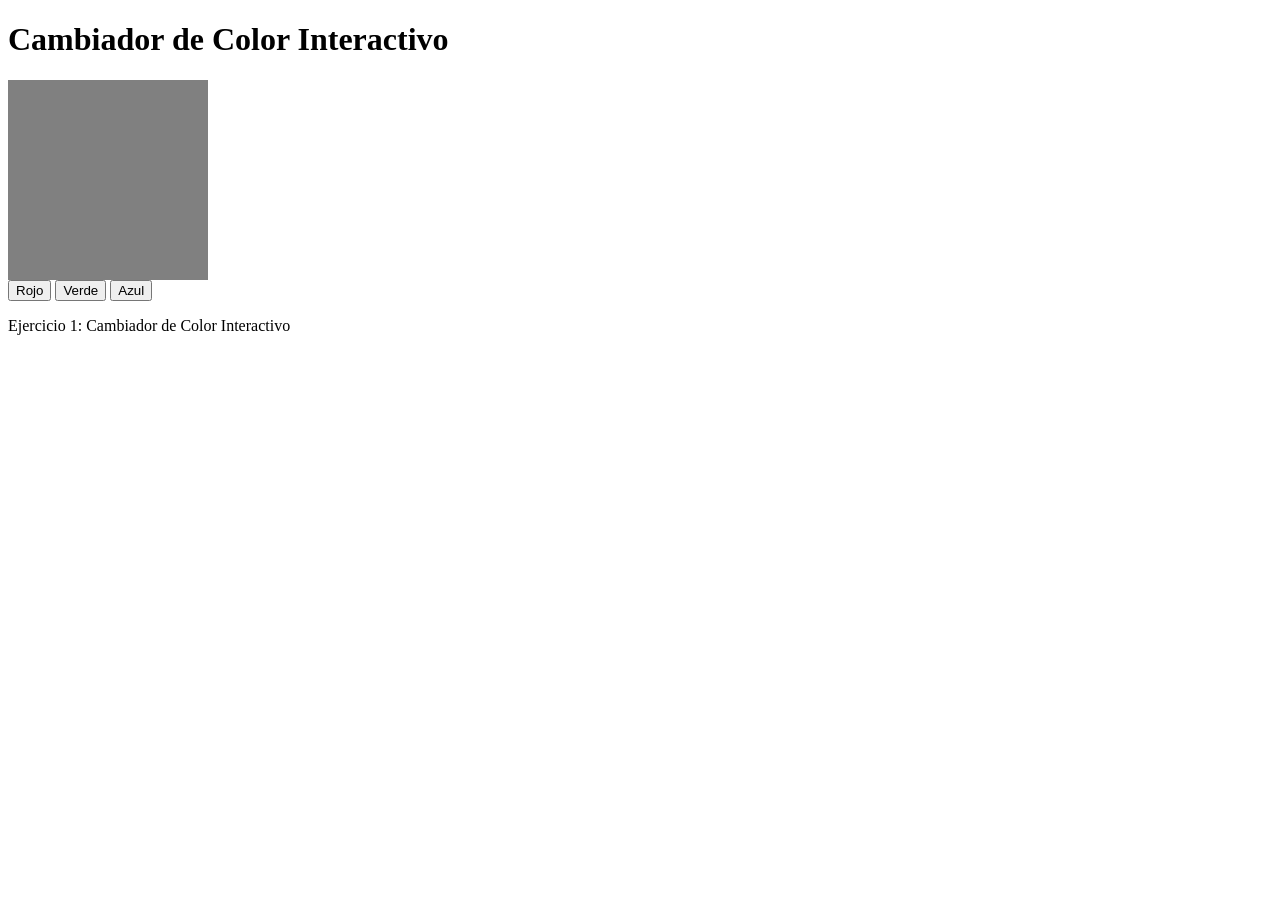
<file: disennno-de-interfaces/Tp1/index.html>
<!--- Ejercicio 1: Cambiador de Color Interactivo 

Objetivos:
Aprender a modificar estilos y clases dinámicamente con el DOM.
Enseñar cómo manipular estilos usando style.backgroundColor.
 
Instrucciones:
Crea una página web con un <div> cuadrado de 200x200px con color de fondo gris.
Agrega tres botones: "Rojo", "Verde", "Azul".
Al hacer clic en cada botón, el color del cuadrado debe cambiar al color correspondiente.--->
<!DOCTYPE html>
<html lang="es">
<head>
    <meta charset="UTF-8">
    <meta name="viewport" content="width=device-width, initial-scale=1.0">
    <title>Cambiar Color</title>
</head>
<header>
    <h1>Cambiador de Color Interactivo</h1>
</header>
<body>
    <main>
    <div id="cuadro" style="width: 200px; height: 200px; background-color: gray;"></div>
    <button onclick="cambiarColor('red')">Rojo</button>
    <button onclick="cambiarColor('green')">Verde</button>
    <button onclick="cambiarColor('blue')">Azul</button>

        
    </main>
    <footer>
        <p>Ejercicio 1: Cambiador de Color Interactivo</p>

    </footer>
    
    <script src="script.js"></script>
        
</body>
</html>
</file>
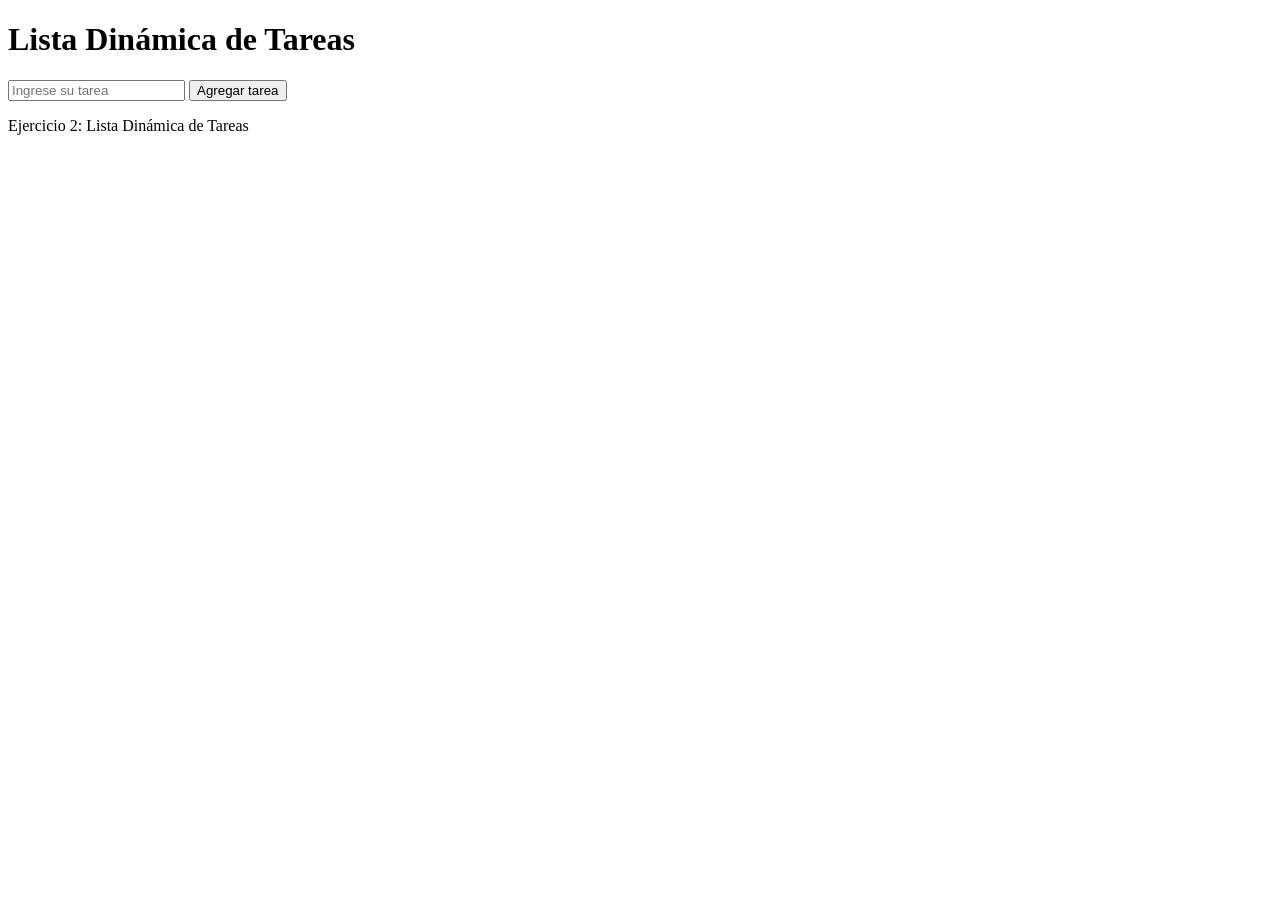
<file: disennno-de-interfaces/Tp2/Index.html>
<!--Ejercicio 2: Lista Dinámica de Tareas

Objetivo:
Practicar la manipulación del DOM creando, eliminando y modificando elementos.
Introducir la creación y eliminación de nodos (createElement, innerHTML, appendChild, remove).

Instrucciones:
Crea una página con un input de texto y un botón que diga “Agregar tarea”.
Atributo del input PLACEHOLDER=”Ingrese su tarea”
Al hacer clic en el botón, la tarea escrita en el input debe agregarse a una lista (<ul>).
Cada tarea debe incluir un botón de “Eliminar” que la elimine de la lista al hacer clic.-->

<!DOCTYPE html>
<html lang="en">
<head>
    <meta charset="UTF-8">
    <meta name="viewport" content="width=device-width, initial-scale=1.0">
    <title>Lista de tareas</title>
</head>
<body>

    <header>
        <h1>Lista Dinámica de Tareas</h1>
    </header>
    <main>
        <input type="text" id="tareaInput" placeholder="Ingrese su tarea">
        <button onclick="agregarTarea()">Agregar tarea</button>
        <ul id="listaTareas"></ul>
    </main>
    <footer>
        <p>Ejercicio 2: Lista Dinámica de Tareas</p>
    </footer>

 
        
    <script src="app.js"></script>
</body>
</html>
</file>
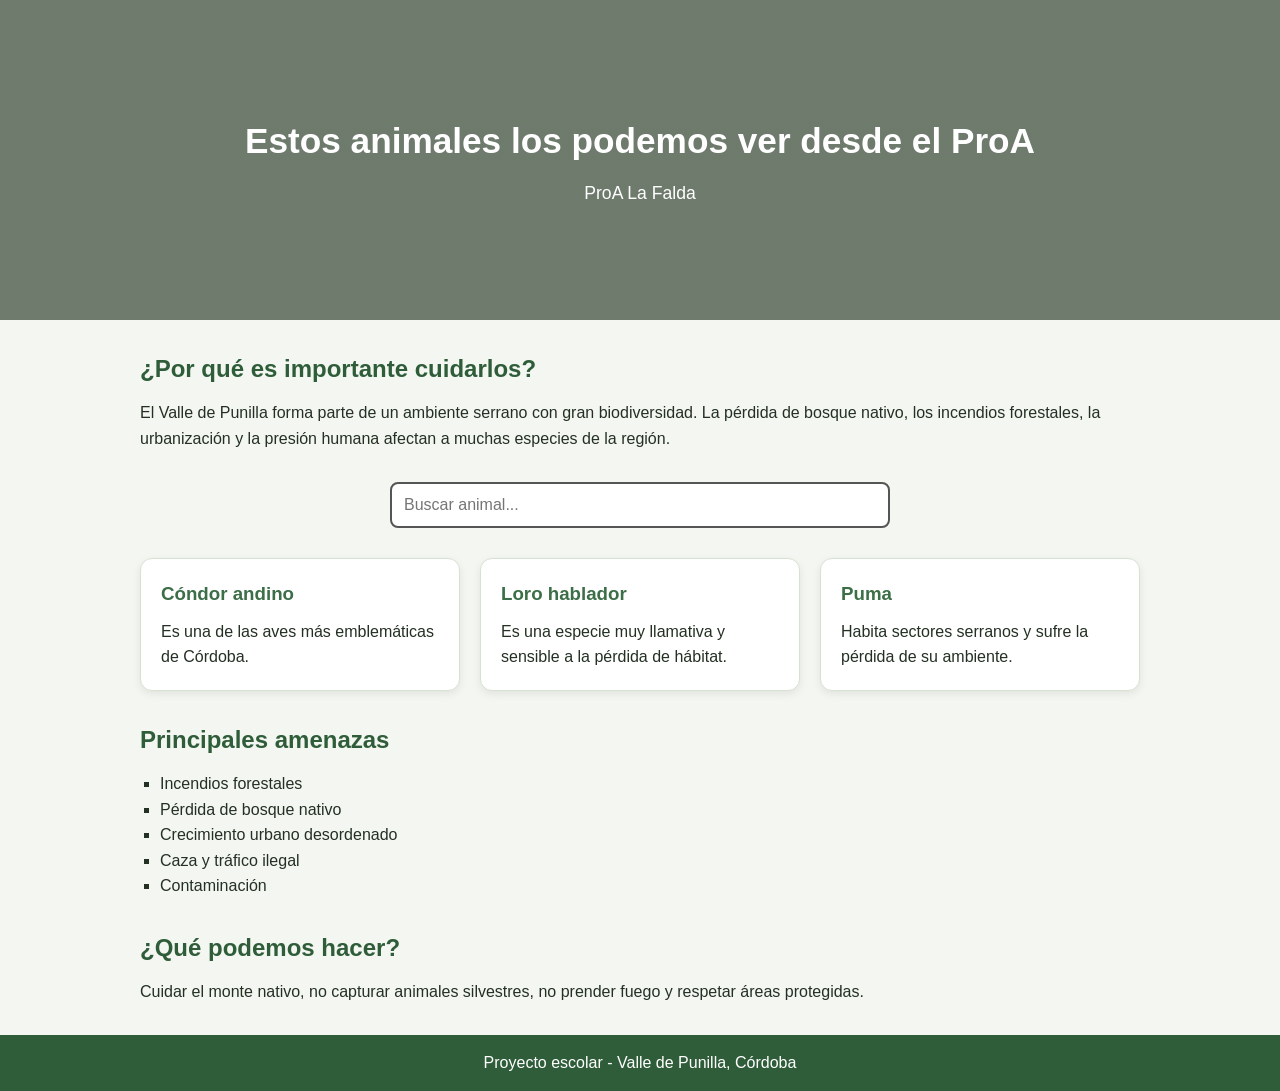
<file: Evaluacion_practica_de_-ESTRUCTURA_Y_ALMACENAMIENTO_DE_DATOS-/AAEP-20260423T130152Z-3-001/AAEP/index.html>
<!DOCTYPE html>
<html lang="es">
<head>
  <meta charset="UTF-8">
  <meta name="viewport" content="width=device-width, initial-scale=1.0">
  <title>Animales amenazados</title>
  <link rel="stylesheet" href="style.css">
</head>

<body>

  <header class="hero">
    <div class="overlay">
      <h1>Estos animales los podemos ver desde el ProA</h1>
      <p>ProA La Falda</p>
    </div>
  </header>

  <main class="contenedor">

    <section class="intro">
      <h2>¿Por qué es importante cuidarlos?</h2>
      <p>
        El Valle de Punilla forma parte de un ambiente serrano con gran biodiversidad.
        La pérdida de bosque nativo, los incendios forestales, la urbanización y la presión humana
        afectan a muchas especies de la región.
      </p>

    </section>

    <div class="buscador">
        <input type="text" id="search-input" placeholder="Buscar animal...">
    </div>

    <section class="tarjetas">

      <article class="card animal">
        <h3>Cóndor andino</h3>
        <p>
          Es una de las aves más emblemáticas de Córdoba.
        </p>
      </article>

      <article class="card animal">
        <h3>Loro hablador</h3>
        <p>
          Es una especie muy llamativa y sensible a la pérdida de hábitat.
        </p>
      </article>

      <article class="card animal">
        <h3>Puma</h3>
        <p>
          Habita sectores serranos y sufre la pérdida de su ambiente.
        </p>
      </article>

    </section>

    <section class="amenazas">
      <h2>Principales amenazas</h2>
      <ul>
        <li>Incendios forestales</li>
        <li>Pérdida de bosque nativo</li>
        <li>Crecimiento urbano desordenado</li>
        <li>Caza y tráfico ilegal</li>
        <li>Contaminación</li>
      </ul>
    </section>

    <section class="accion">
      <h2>¿Qué podemos hacer?</h2>
      <p>
        Cuidar el monte nativo, no capturar animales silvestres,
        no prender fuego y respetar áreas protegidas.
      </p>
    </section>

  </main>

  <footer>
    <p>Proyecto escolar - Valle de Punilla, Córdoba</p>
  </footer>

  
  <script src="script.js"></script>

</body>
</html>
</file>
<file: Evaluacion_practica_de_-ESTRUCTURA_Y_ALMACENAMIENTO_DE_DATOS-/AAEP-20260423T130152Z-3-001/AAEP/style.css>
* {
  box-sizing: border-box;
  margin: 0;
  padding: 0;
}

body {
  font-family: Arial, sans-serif;
  background-color: #f4f7f1;
  color: #243024;
  line-height: 1.6;
}

.hero {
  background: linear-gradient(rgba(20, 40, 20, 0.6), rgba(20, 40, 20, 0.6)),
              url("https://images.unsplash.com/photo-1506744038136-46273834b3fb?auto=format&fit=crop&w=1200&q=80");
  background-size: cover;
  background-position: center;
  height: 320px;
  display: flex;
  align-items: center;
  justify-content: center;
  text-align: center;
}

.overlay {
  color: white;
  padding: 20px;
}

.overlay h1 {
  font-size: 2.2rem;
  margin-bottom: 10px;
}

.overlay p {
  font-size: 1.1rem;
}

.contenedor {
  width: 90%;
  max-width: 1000px;
  margin: 30px auto;
}

section {
  margin-bottom: 30px;
}

h2 {
  color: #2f5d3a;
  margin-bottom: 12px;
}

.tarjetas {
  display: flex;
  flex-wrap: wrap;
  gap: 20px;
}

.card {
  flex: 1 1 250px;
  background-color: white;
  border: 1px solid #d8e2d2;
  border-radius: 12px;
  padding: 20px;
  box-shadow: 0 3px 8px rgba(0, 0, 0, 0.08);
}

.card h3 {
  color: #3c6e47;
  margin-bottom: 10px;
}

.amenazas ul {
  list-style: square;
  padding-left: 20px;
}

footer {
  text-align: center;
  background-color: #2f5d3a;
  color: white;
  padding: 15px;
  margin-top: 30px;
}

.buscador {
    text-align: center;
    margin: 30px 0;
}

#search-input {
    width: 80%;
    max-width: 500px;
    padding: 12px;
    border: 2px solid #555;
    border-radius: 8px;
    font-size: 16px;
}

#search-input:focus {
    outline: none;
}
</file>
